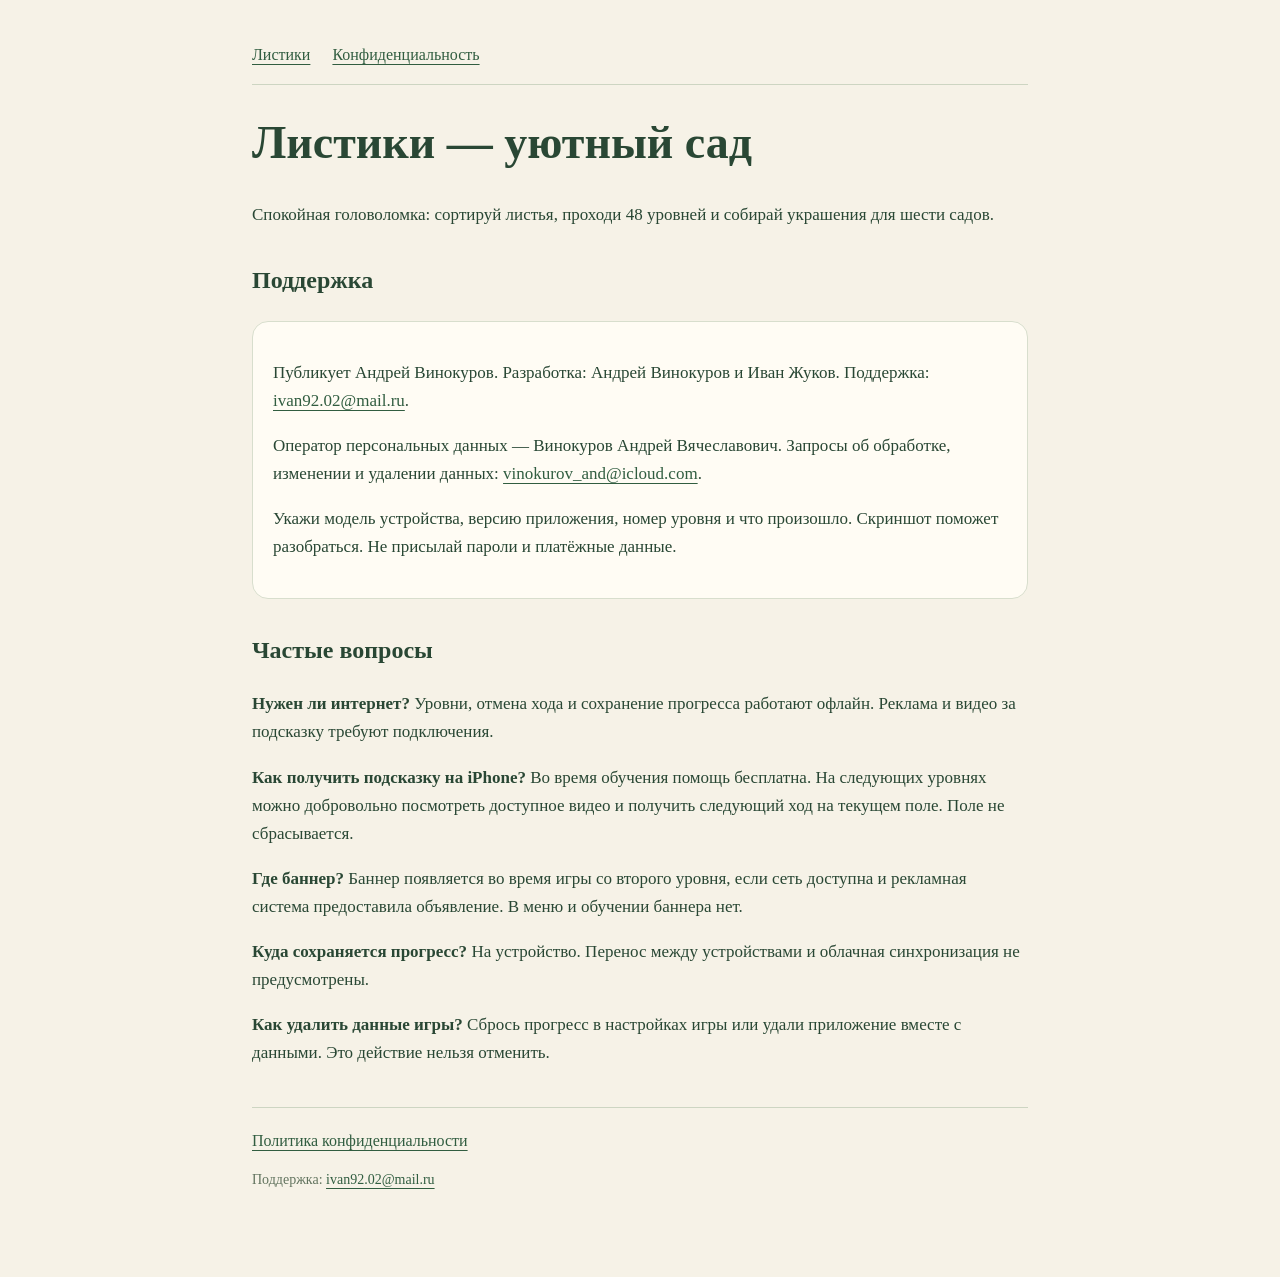
<file: index.html>
<!doctype html><html lang="ru"><meta charset="utf-8"><meta name="viewport" content="width=device-width,initial-scale=1"><title>Листики — поддержка</title><link rel="stylesheet" href="style.css"><main><nav><a href="index.html">Листики</a><a href="privacy.html">Конфиденциальность</a></nav><h1>Листики — уютный сад</h1><p>Спокойная головоломка: сортируй листья, проходи 48 уровней и собирай украшения для шести садов.</p><h2>Поддержка</h2><div class="card"><p>Публикует Андрей Винокуров. Разработка: Андрей Винокуров и Иван Жуков. Поддержка: <a href="mailto:ivan92.02@mail.ru">ivan92.02@mail.ru</a>.</p><p>Оператор персональных данных — Винокуров Андрей Вячеславович. Запросы об обработке, изменении и удалении данных: <a href="mailto:vinokurov_and@icloud.com">vinokurov_and@icloud.com</a>.</p><p>Укажи модель устройства, версию приложения, номер уровня и что произошло. Скриншот поможет разобраться. Не присылай пароли и платёжные данные.</p></div><h2>Частые вопросы</h2><p><strong>Нужен ли интернет?</strong> Уровни, отмена хода и сохранение прогресса работают офлайн. Реклама и видео за подсказку требуют подключения.</p><p><strong>Как получить подсказку на iPhone?</strong> Во время обучения помощь бесплатна. На следующих уровнях можно добровольно посмотреть доступное видео и получить следующий ход на текущем поле. Поле не сбрасывается.</p><p><strong>Где баннер?</strong> Баннер появляется во время игры со второго уровня, если сеть доступна и рекламная система предоставила объявление. В меню и обучении баннера нет.</p><p><strong>Куда сохраняется прогресс?</strong> На устройство. Перенос между устройствами и облачная синхронизация не предусмотрены.</p><p><strong>Как удалить данные игры?</strong> Сбрось прогресс в настройках игры или удали приложение вместе с данными. Это действие нельзя отменить.</p><footer><a href="privacy.html">Политика конфиденциальности</a><p class="muted">Поддержка: <a href="mailto:ivan92.02@mail.ru">ivan92.02@mail.ru</a></p></footer></main></html>
</file>
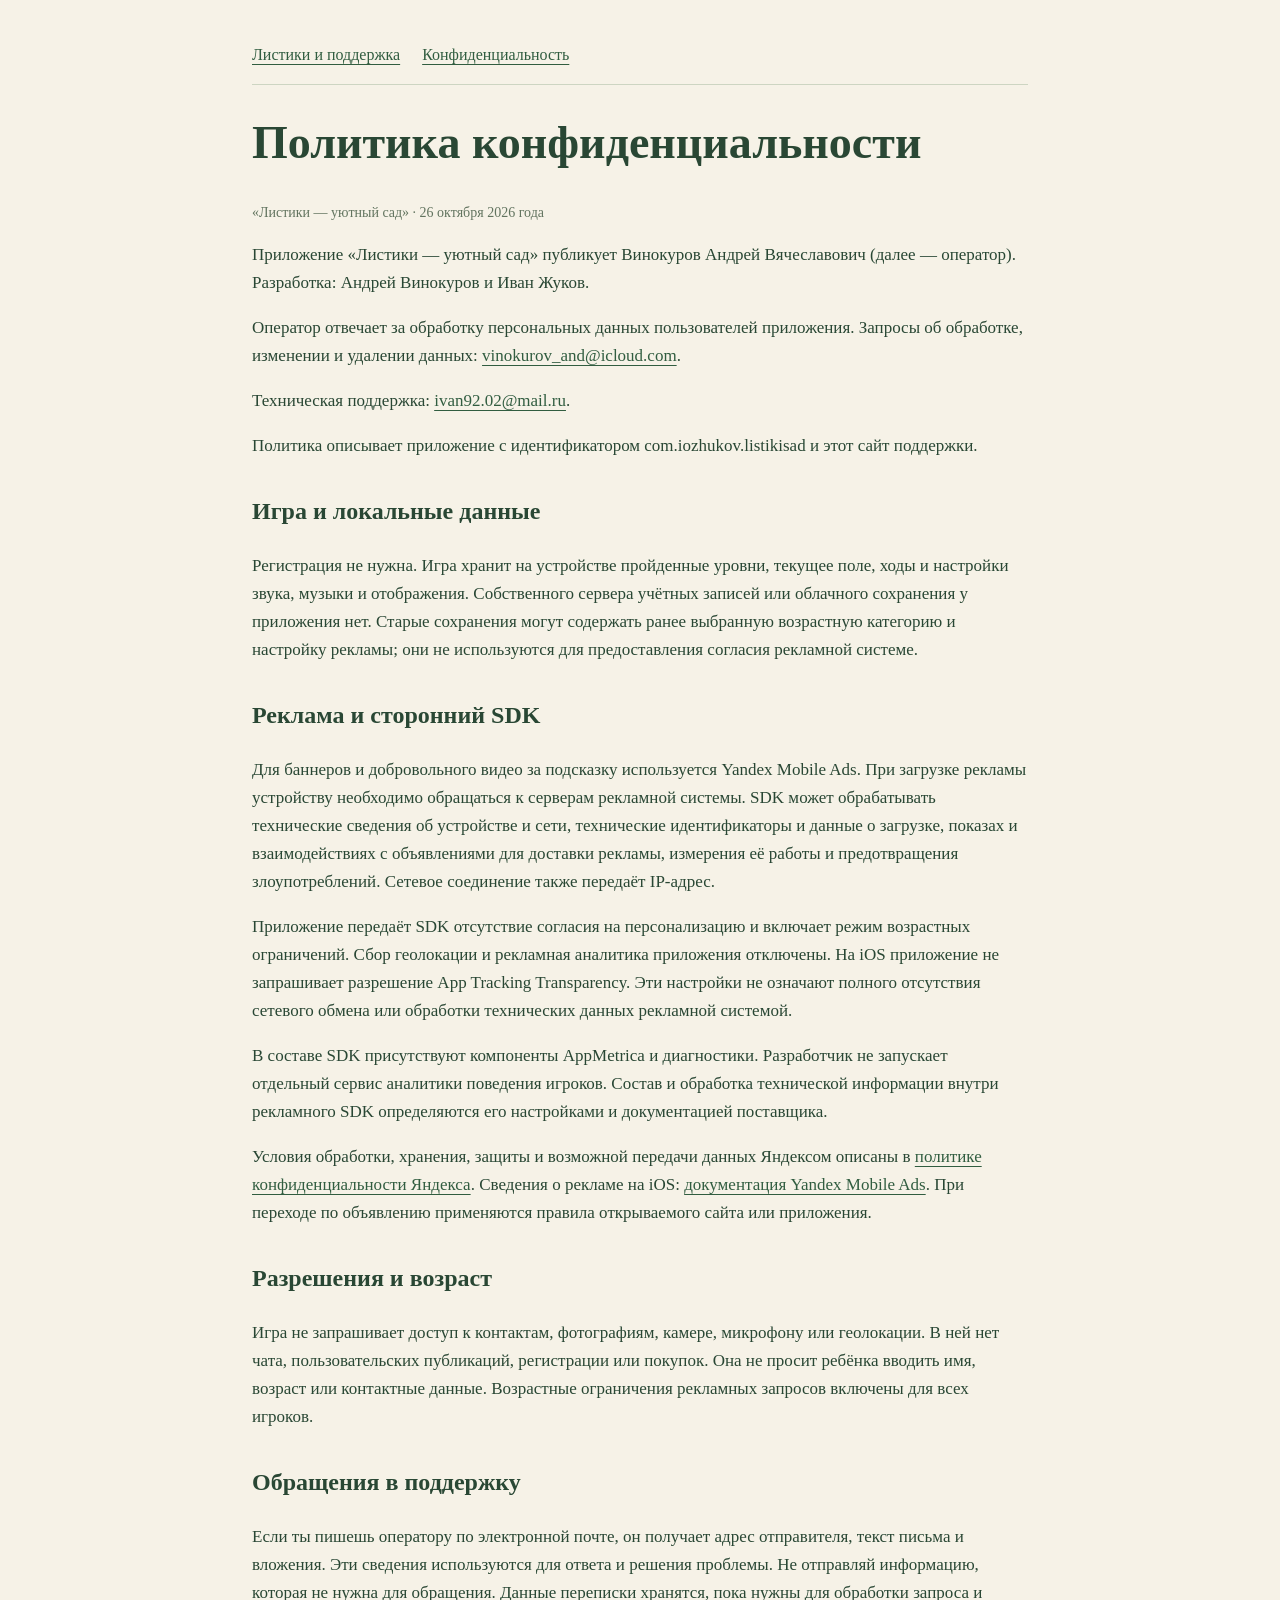
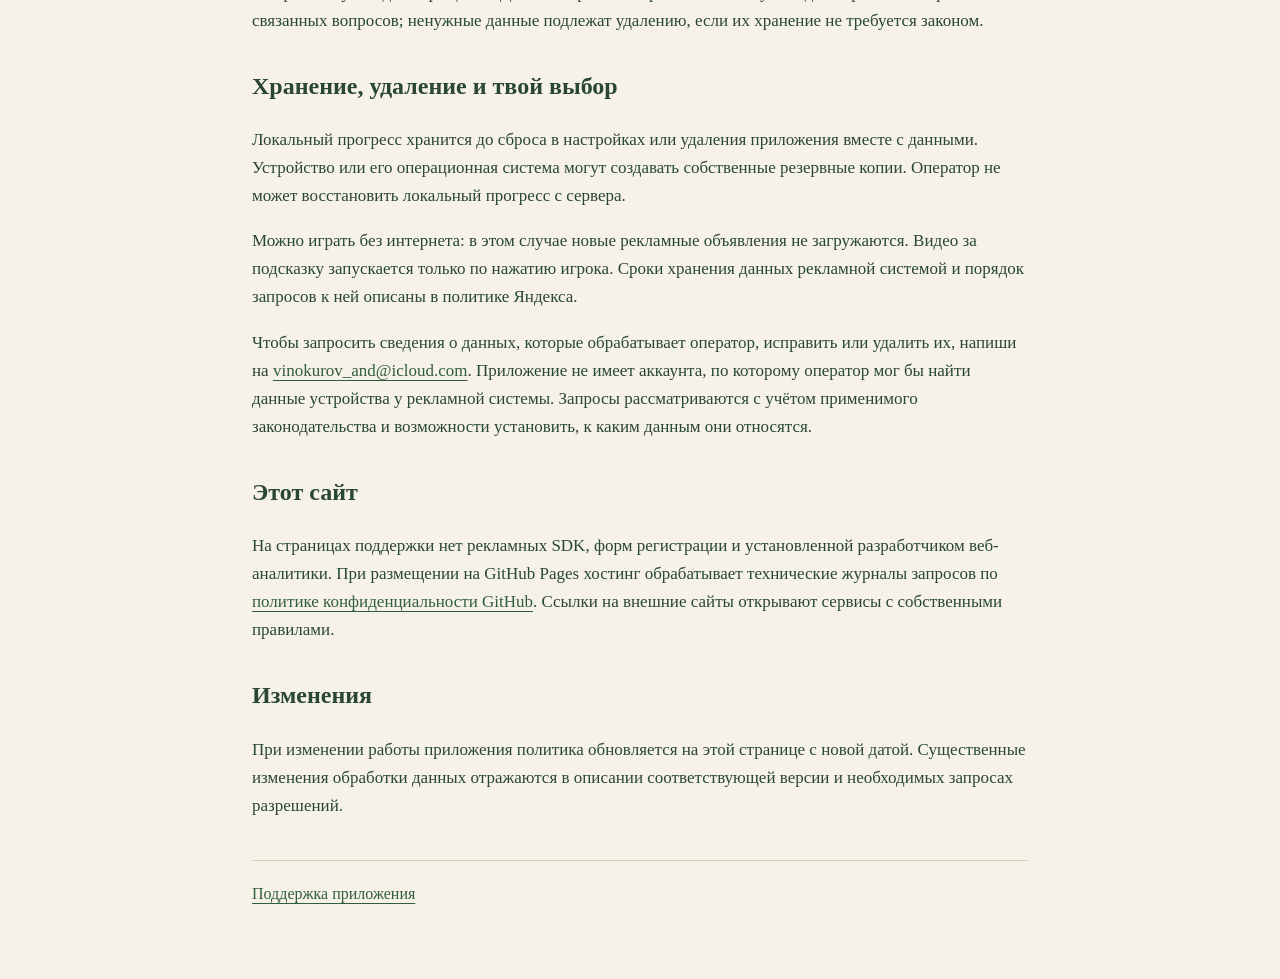
<file: privacy.html>
<!doctype html><html lang="ru"><meta charset="utf-8"><meta name="viewport" content="width=device-width,initial-scale=1"><title>Листики — политика конфиденциальности</title><link rel="stylesheet" href="style.css"><main><nav><a href="index.html">Листики и поддержка</a><a href="privacy.html">Конфиденциальность</a></nav><h1>Политика конфиденциальности</h1><p class="muted">«Листики — уютный сад» · 26 октября 2026 года</p><p>Приложение «Листики — уютный сад» публикует Винокуров Андрей Вячеславович (далее — оператор). Разработка: Андрей Винокуров и Иван Жуков.</p><p>Оператор отвечает за обработку персональных данных пользователей приложения. Запросы об обработке, изменении и удалении данных: <a href="mailto:vinokurov_and@icloud.com">vinokurov_and@icloud.com</a>.</p><p>Техническая поддержка: <a href="mailto:ivan92.02@mail.ru">ivan92.02@mail.ru</a>.</p><p>Политика описывает приложение с идентификатором com.iozhukov.listikisad и этот сайт поддержки.</p><h2>Игра и локальные данные</h2><p>Регистрация не нужна. Игра хранит на устройстве пройденные уровни, текущее поле, ходы и настройки звука, музыки и отображения. Собственного сервера учётных записей или облачного сохранения у приложения нет. Старые сохранения могут содержать ранее выбранную возрастную категорию и настройку рекламы; они не используются для предоставления согласия рекламной системе.</p><h2>Реклама и сторонний SDK</h2><p>Для баннеров и добровольного видео за подсказку используется Yandex Mobile Ads. При загрузке рекламы устройству необходимо обращаться к серверам рекламной системы. SDK может обрабатывать технические сведения об устройстве и сети, технические идентификаторы и данные о загрузке, показах и взаимодействиях с объявлениями для доставки рекламы, измерения её работы и предотвращения злоупотреблений. Сетевое соединение также передаёт IP-адрес.</p><p>Приложение передаёт SDK отсутствие согласия на персонализацию и включает режим возрастных ограничений. Сбор геолокации и рекламная аналитика приложения отключены. На iOS приложение не запрашивает разрешение App Tracking Transparency. Эти настройки не означают полного отсутствия сетевого обмена или обработки технических данных рекламной системой.</p><p>В составе SDK присутствуют компоненты AppMetrica и диагностики. Разработчик не запускает отдельный сервис аналитики поведения игроков. Состав и обработка технической информации внутри рекламного SDK определяются его настройками и документацией поставщика.</p><p>Условия обработки, хранения, защиты и возможной передачи данных Яндексом описаны в <a href="https://yandex.ru/legal/confidential/">политике конфиденциальности Яндекса</a>. Сведения о рекламе на iOS: <a href="https://ads.yandex.com/helpcenter/en/dev/ios/app-privacy-apple">документация Yandex Mobile Ads</a>. При переходе по объявлению применяются правила открываемого сайта или приложения.</p><h2>Разрешения и возраст</h2><p>Игра не запрашивает доступ к контактам, фотографиям, камере, микрофону или геолокации. В ней нет чата, пользовательских публикаций, регистрации или покупок. Она не просит ребёнка вводить имя, возраст или контактные данные. Возрастные ограничения рекламных запросов включены для всех игроков.</p><h2>Обращения в поддержку</h2><p>Если ты пишешь оператору по электронной почте, он получает адрес отправителя, текст письма и вложения. Эти сведения используются для ответа и решения проблемы. Не отправляй информацию, которая не нужна для обращения. Данные переписки хранятся, пока нужны для обработки запроса и связанных вопросов; ненужные данные подлежат удалению, если их хранение не требуется законом.</p><h2>Хранение, удаление и твой выбор</h2><p>Локальный прогресс хранится до сброса в настройках или удаления приложения вместе с данными. Устройство или его операционная система могут создавать собственные резервные копии. Оператор не может восстановить локальный прогресс с сервера.</p><p>Можно играть без интернета: в этом случае новые рекламные объявления не загружаются. Видео за подсказку запускается только по нажатию игрока. Сроки хранения данных рекламной системой и порядок запросов к ней описаны в политике Яндекса.</p><p>Чтобы запросить сведения о данных, которые обрабатывает оператор, исправить или удалить их, напиши на <a href="mailto:vinokurov_and@icloud.com">vinokurov_and@icloud.com</a>. Приложение не имеет аккаунта, по которому оператор мог бы найти данные устройства у рекламной системы. Запросы рассматриваются с учётом применимого законодательства и возможности установить, к каким данным они относятся.</p><h2>Этот сайт</h2><p>На страницах поддержки нет рекламных SDK, форм регистрации и установленной разработчиком веб-аналитики. При размещении на GitHub Pages хостинг обрабатывает технические журналы запросов по <a href="https://docs.github.com/en/site-policy/privacy-policies/github-general-privacy-statement">политике конфиденциальности GitHub</a>. Ссылки на внешние сайты открывают сервисы с собственными правилами.</p><h2>Изменения</h2><p>При изменении работы приложения политика обновляется на этой странице с новой датой. Существенные изменения обработки данных отражаются в описании соответствующей версии и необходимых запросах разрешений.</p><footer><a href="index.html">Поддержка приложения</a></footer></main></html>
</file>
<file: style.css>
:root{color-scheme:light;font-family:Georgia,serif;color:#294734;background:#f6f2e7}*{box-sizing:border-box}body{margin:0;line-height:1.65}main{max-width:820px;margin:auto;padding:42px 22px 72px}nav{display:flex;flex-wrap:wrap;gap:22px;border-bottom:1px solid #cdd5c2;padding-bottom:16px;margin-bottom:32px}a{color:#315d40;text-underline-offset:4px}h1{font-size:clamp(30px,6vw,46px);line-height:1.15}h2{font-size:24px;margin-top:32px}p,li{font-size:17px}.muted{color:#62745f;font-size:14px}.card{background:#fffcf4;border:1px solid #d8decd;padding:20px;border-radius:16px}footer{border-top:1px solid #cdd5c2;margin-top:40px;padding-top:20px}
</file>
